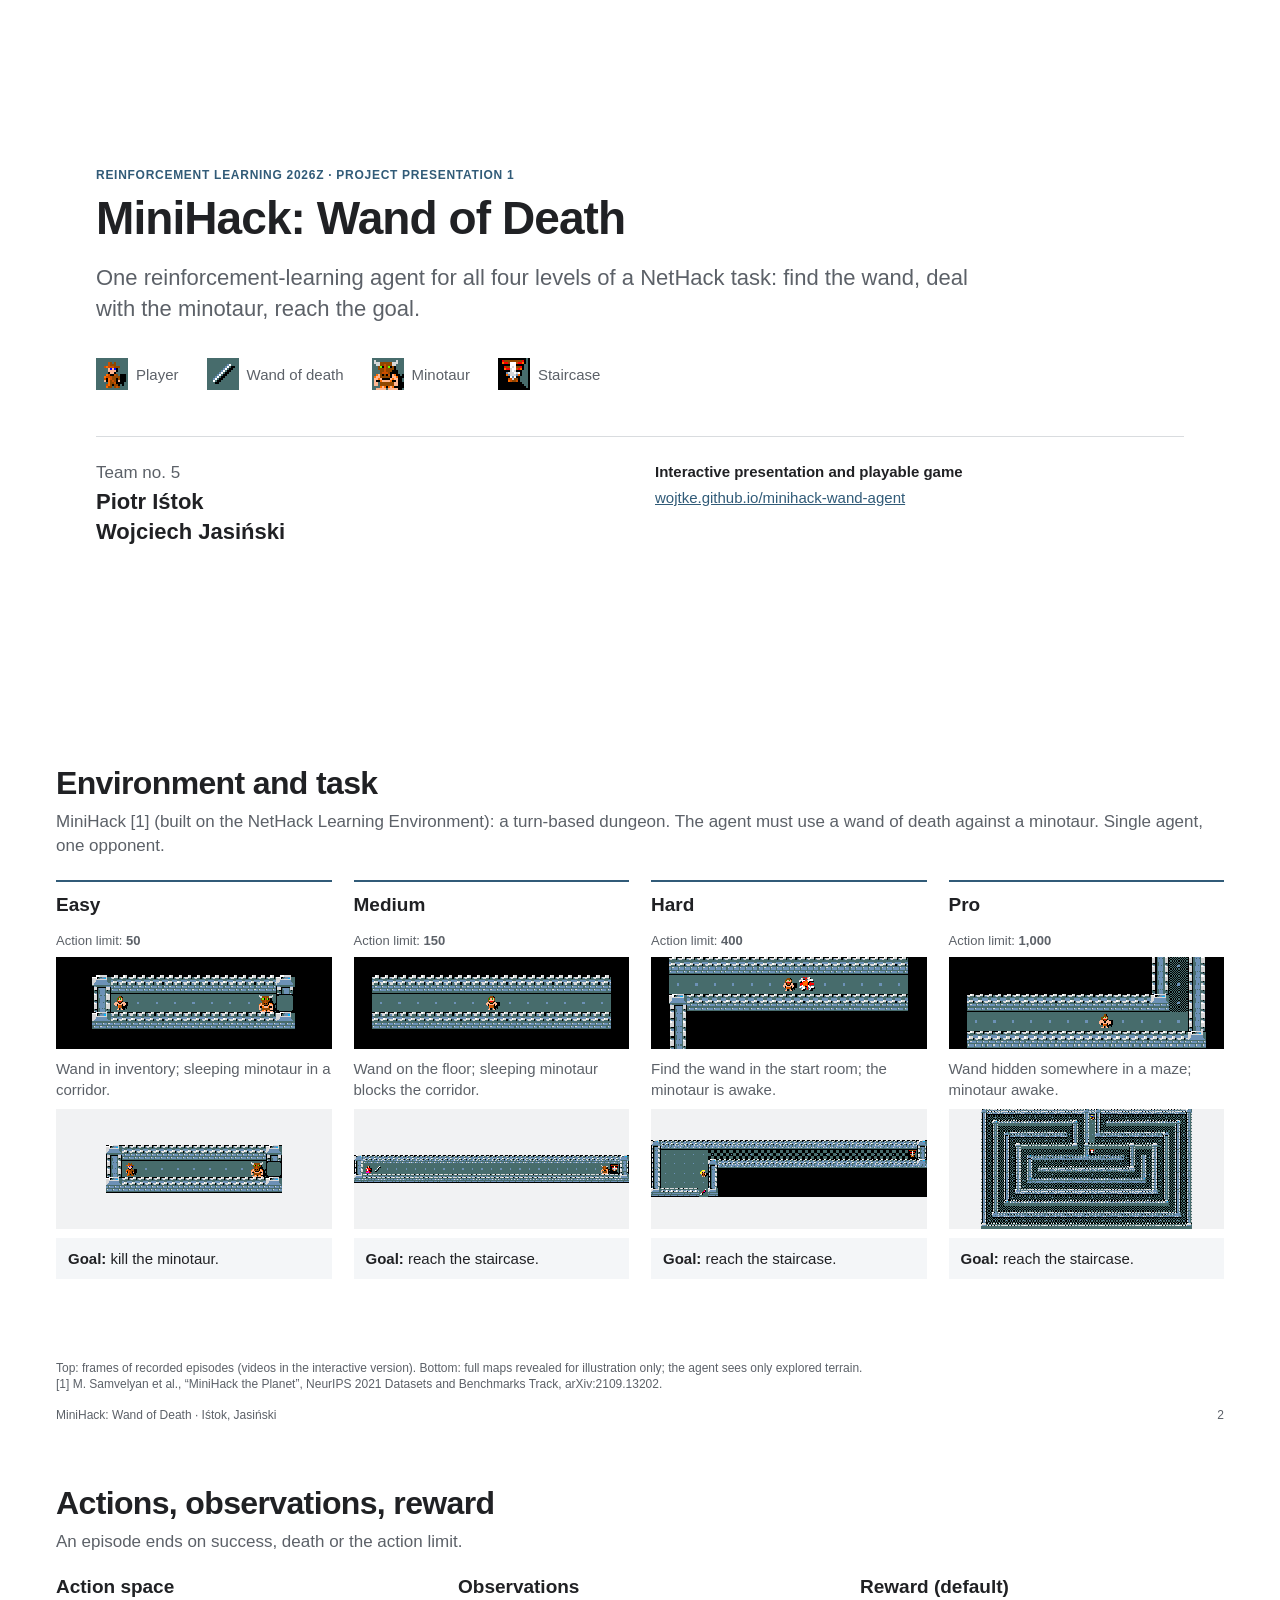
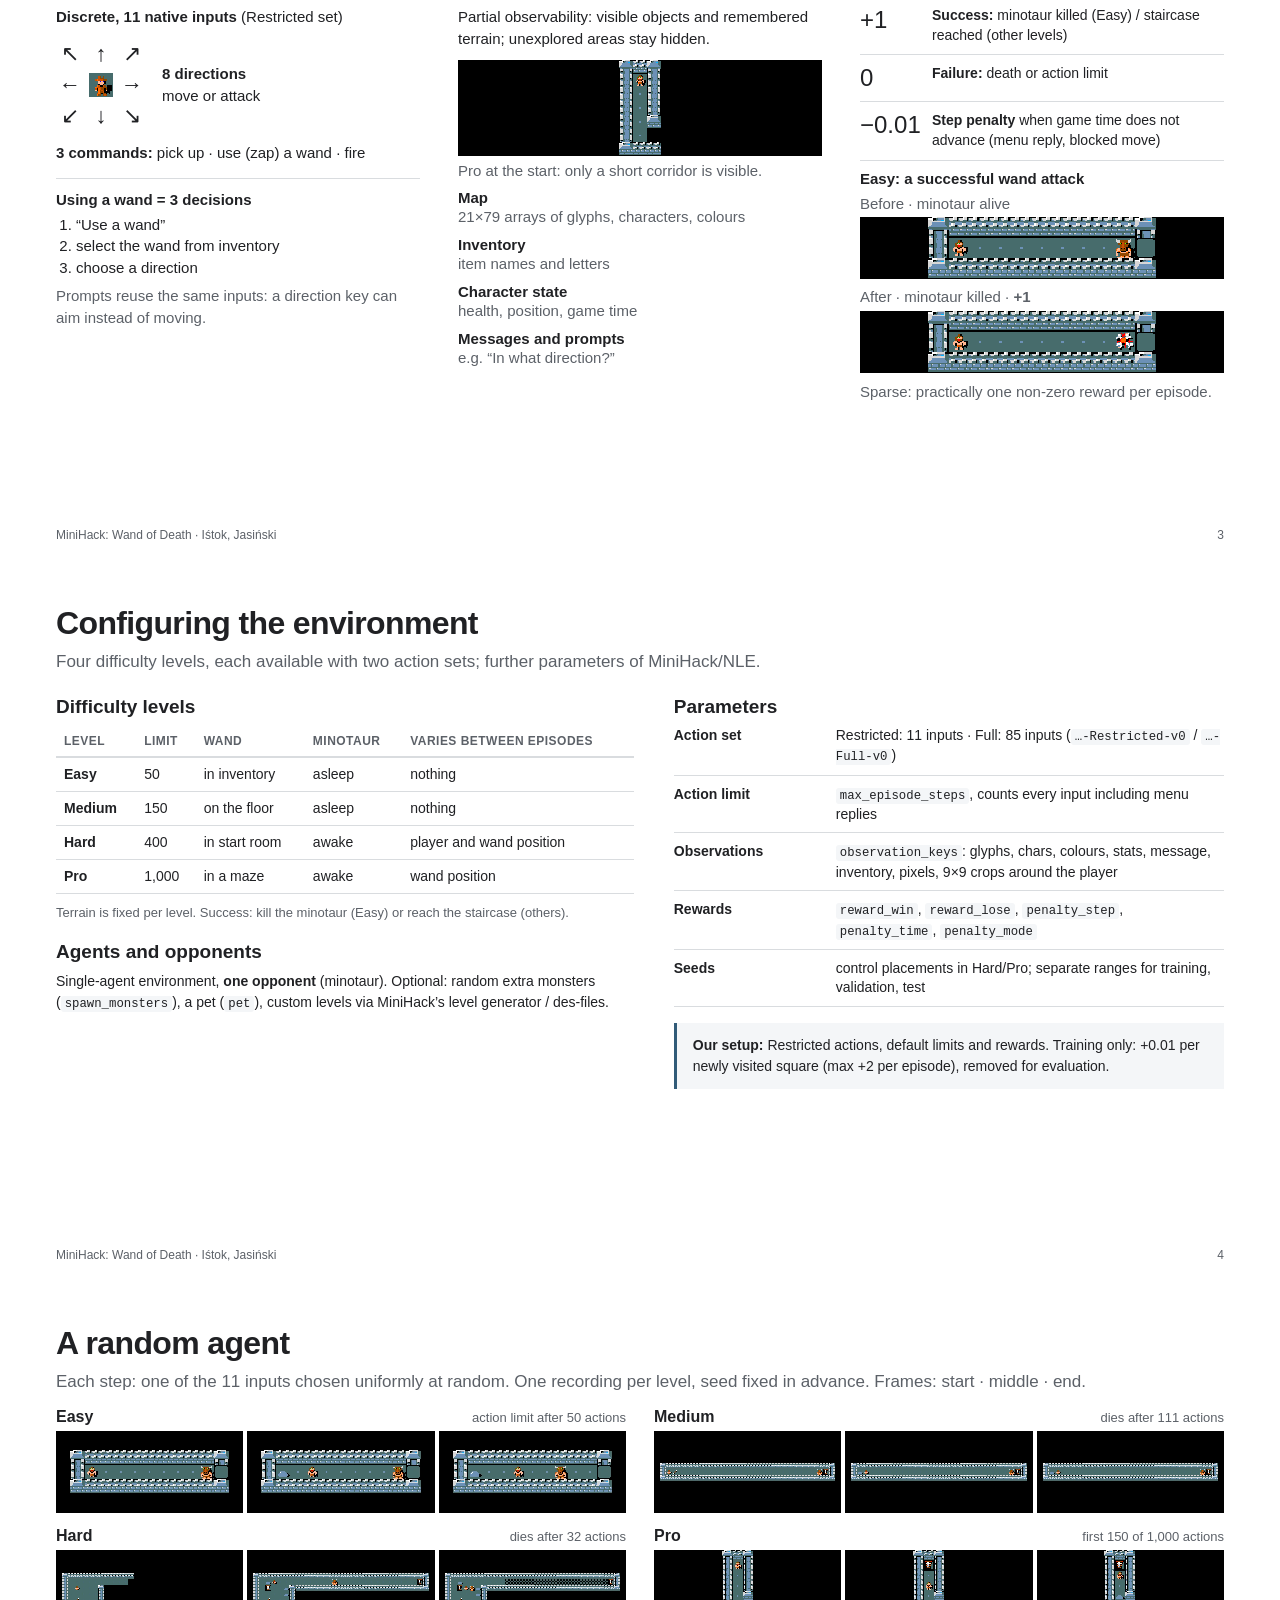
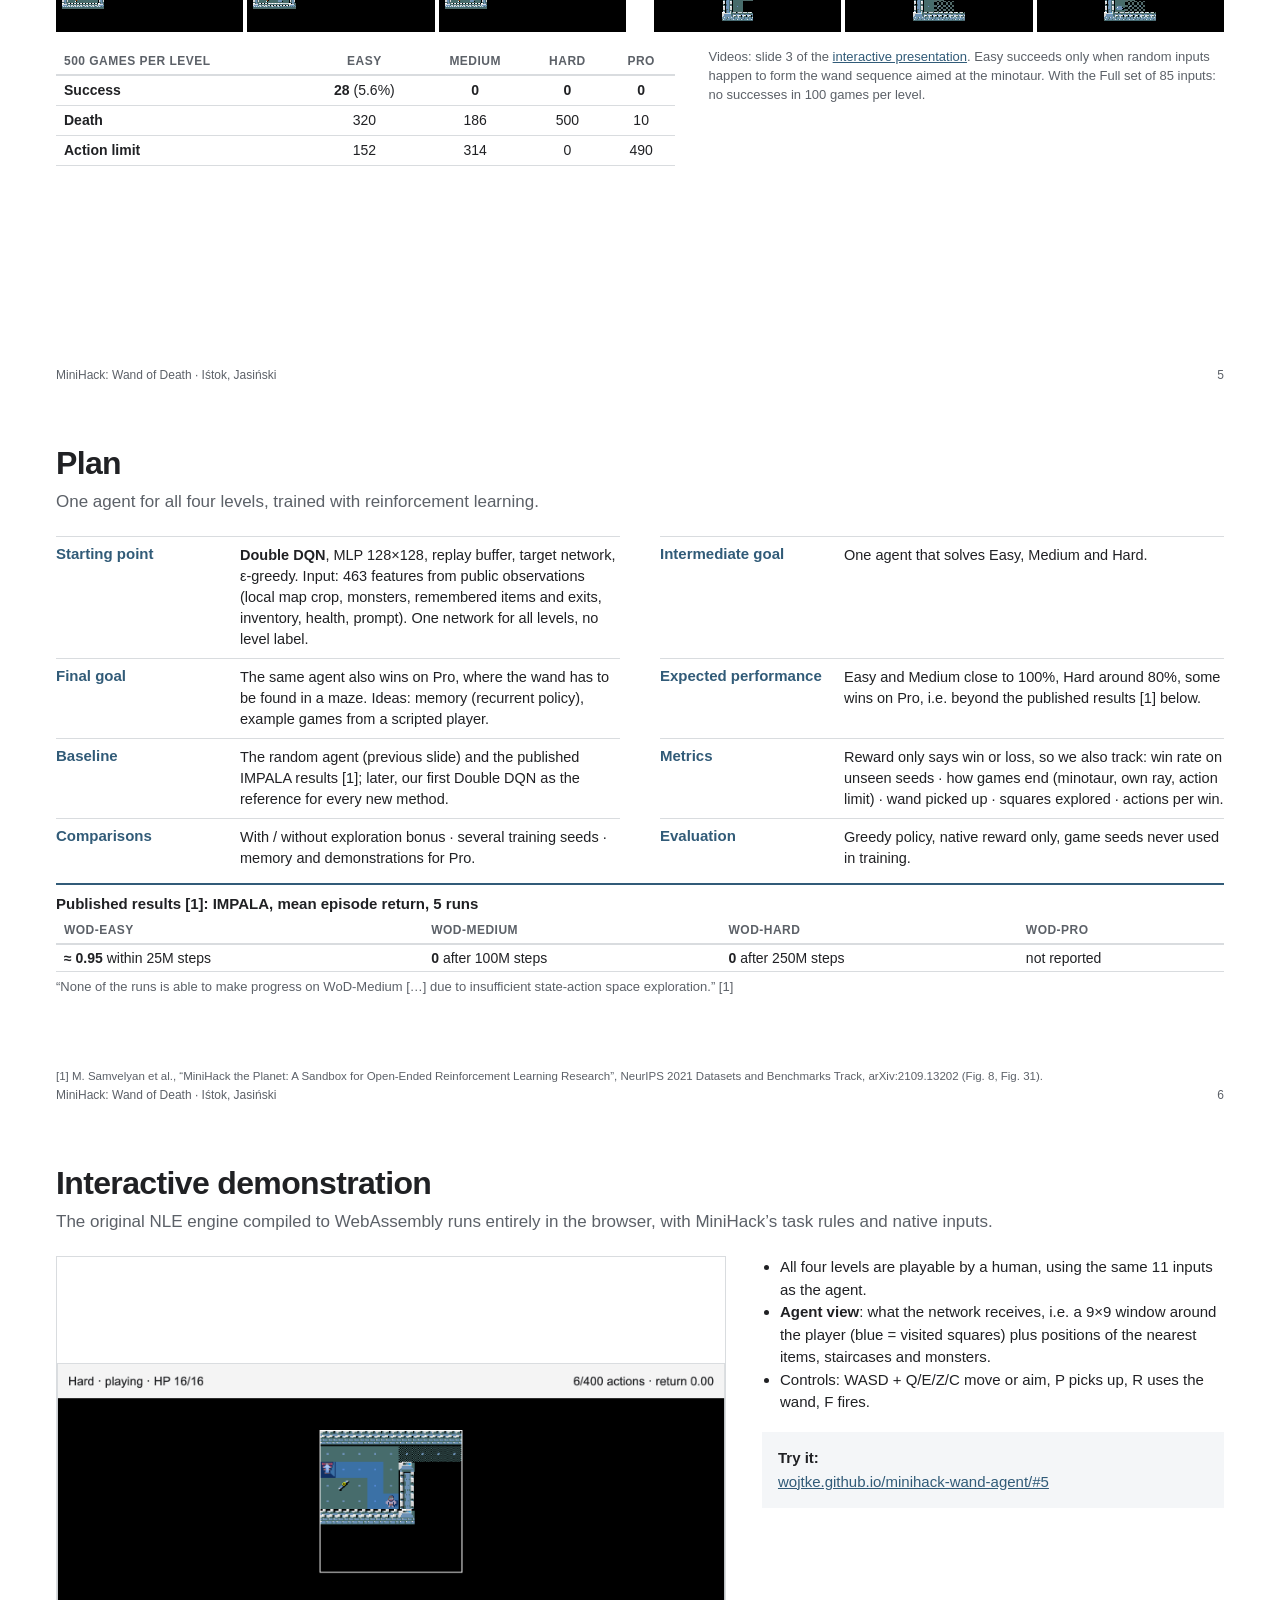
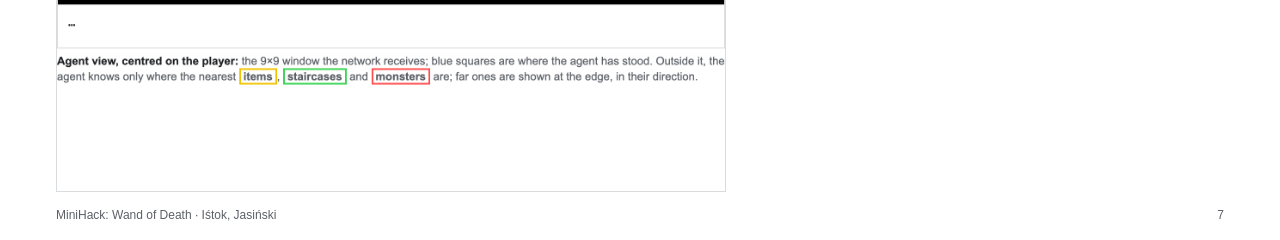
<file: prezentacja-pdf/slides.html>
<!doctype html>
<html lang="en">
<head>
<meta charset="utf-8">
<title>MiniHack: Wand of Death – Presentation 1</title>
<style>
@page{size:1280px 720px;margin:0}
:root{font-family:Arial,Helvetica,sans-serif;color:#202124;--muted:#5c6168;--line:#d9dcdf;--accent:#315b78;--soft:#f4f6f8}
*{box-sizing:border-box}
html,body{margin:0;background:#fff}
h1,h2,h3,h4,p,figure,dl,dd,ul,ol{margin:0}
b,strong{font-weight:600}
a{color:var(--accent)}
img{image-rendering:pixelated;display:block}
.slide{width:1280px;height:720px;padding:44px 56px 48px;position:relative;overflow:hidden;page-break-after:always;break-after:page;display:flex;flex-direction:column}
.slide:last-child{page-break-after:auto;break-after:auto}
.slide>footer{position:absolute;left:56px;right:56px;bottom:18px;display:flex;justify-content:space-between;font-size:12px;color:var(--muted)}
h1{font-size:46px;line-height:1.15;letter-spacing:-.02em;font-weight:600}
h2{font-size:32px;line-height:1.2;letter-spacing:-.02em;font-weight:600}
h3{font-size:19px;font-weight:600;margin-bottom:8px}
h4{font-size:15px;font-weight:600;margin-bottom:6px}
.subtitle{font-size:17px;line-height:1.4;color:var(--muted);margin:8px 0 22px}
.muted{color:var(--muted)}
.small{font-size:13px;line-height:1.45;color:var(--muted)}
.tag{display:inline-block;font-size:12px;letter-spacing:.06em;text-transform:uppercase;color:var(--accent);font-weight:600;margin-bottom:10px}
code{font-family:Menlo,Consolas,monospace;font-size:.88em;background:var(--soft);padding:1px 4px;border-radius:3px}

/* Title */
.title-slide{justify-content:center;padding-left:96px;padding-right:96px}
.title-slide .lead{font-size:22px;line-height:1.4;color:var(--muted);margin:18px 0 34px;max-width:900px}
.legend{display:flex;gap:28px;margin-bottom:46px}
.legend span{display:flex;align-items:center;gap:8px;font-size:15px;color:var(--muted)}
.legend img{width:32px;height:32px}
.team{border-top:1px solid var(--line);padding-top:22px;display:grid;grid-template-columns:1fr 1fr;gap:30px;font-size:17px;line-height:1.6}
.team .names{font-size:22px;font-weight:600;line-height:1.4}
.title-slide .links{font-size:15px;line-height:1.7}

/* Environment */
.levels{display:grid;grid-template-columns:repeat(4,1fr);gap:22px;flex:1}
.level{border-top:2px solid var(--accent);padding-top:12px;display:flex;flex-direction:column;gap:9px}
.level .limit{font-size:13px;color:var(--muted)}
.level p{font-size:15px;line-height:1.4}
.frame{background:#000;display:flex;align-items:center;justify-content:center;overflow:hidden}
.frame img{max-width:100%;max-height:100%;width:100%;height:100%;object-fit:contain}
.map{background:#f1f2f3;height:120px;display:flex;align-items:center;justify-content:center}
.map img{max-width:100%;max-height:100%;object-fit:contain}
.goal{background:var(--soft);padding:10px 12px;font-size:15px}
.cap{font-size:12px;color:var(--muted);line-height:1.35}

/* Interface */
.cols3{display:grid;grid-template-columns:1fr 1fr 1fr;gap:38px;flex:1}
.cols3 p,.cols3 dd,.cols3 li{font-size:15px;line-height:1.45}
.dirs{display:flex;align-items:center;gap:16px;margin:12px 0}
.dirgrid{display:grid;grid-template-columns:repeat(3,28px);grid-template-rows:repeat(3,28px);gap:3px;text-align:center;align-items:center;font-size:22px}
.dirgrid img{width:24px;height:24px;justify-self:center}
.box{border-top:1px solid var(--line);margin-top:14px;padding-top:12px}
ol{padding-left:20px;line-height:1.55}
.obs dt{font-weight:600;font-size:15px;margin-top:8px}
.obs dd{color:var(--muted)}
.rewards>div{display:grid;grid-template-columns:62px 1fr;gap:10px;padding-bottom:9px;margin-bottom:9px;border-bottom:1px solid var(--line)}
.rewards dt{font-size:24px;font-variant-numeric:tabular-nums}
.rewards dd{font-size:14px;line-height:1.4}

/* Configuration */
.cfg{display:grid;grid-template-columns:1.05fr 1fr;gap:40px;flex:1}
table{border-collapse:collapse;width:100%;font-size:14px}
th,td{text-align:left;padding:7px 8px;border-bottom:1px solid var(--line);vertical-align:top;line-height:1.35}
thead th{font-size:12px;text-transform:uppercase;letter-spacing:.04em;color:var(--muted);font-weight:600;border-bottom:2px solid var(--line)}
tbody th{font-weight:600}
.params{display:grid;gap:9px}
.params>div{display:grid;grid-template-columns:150px 1fr;gap:12px;font-size:14px;line-height:1.4;border-bottom:1px solid var(--line);padding-bottom:8px}
.params dt{font-weight:600}
.ours{margin-top:16px;background:var(--soft);padding:12px 16px;font-size:14px;line-height:1.5;border-left:3px solid var(--accent)}

/* Random agent */
.strips{display:grid;grid-template-columns:1fr 1fr;gap:14px 28px}
.strip h3{font-size:16px;margin-bottom:5px;display:flex;justify-content:space-between;align-items:baseline}
.strip h3 span{font-size:13px;font-weight:400;color:var(--muted)}
.strip .frames{display:grid;grid-template-columns:repeat(3,1fr);gap:4px}
.strip .frame{height:82px}
.strip .labels{display:grid;grid-template-columns:repeat(3,1fr);gap:4px;font-size:11px;color:var(--muted);margin-top:3px}
.random-bottom{display:grid;grid-template-columns:1.2fr 1fr;gap:34px;margin-top:16px;align-items:start}
.random-bottom table{font-size:14px}
.random-bottom td,.random-bottom th{padding:5px 8px;text-align:center}
.random-bottom tbody th{text-align:left}

/* Plan */
.plan{display:grid;grid-template-columns:1fr 1fr;gap:0 40px}
.plan>div{display:grid;grid-template-columns:170px 1fr;gap:14px;border-top:1px solid var(--line);padding:11px 0}
.plan dt{font-weight:600;font-size:15px;color:var(--accent)}
.plan dd{font-size:14.5px;line-height:1.45}
.plan>div{padding:8px 0}
.literature{margin-top:6px;border-top:2px solid var(--accent);padding-top:10px}
.literature table{font-size:14px}
.literature th,.literature td{padding:4px 8px}
.ref{position:absolute;left:56px;right:56px;bottom:38px;font-size:11.5px;color:var(--muted)}

/* Demo */
.demo{display:grid;grid-template-columns:1.45fr 1fr;gap:36px;flex:1;min-height:0}
.shot{border:1px solid var(--line);background:#fff;display:flex;align-items:center;justify-content:center;overflow:hidden;max-height:540px}
.shot img{image-rendering:auto;max-width:100%;max-height:100%;object-fit:contain}
.demo p,.demo li{font-size:15px;line-height:1.5}
.demo ul{padding-left:18px}
.linkbox{margin-top:18px;padding:14px 16px;background:var(--soft);font-size:15px;line-height:1.6}
</style>
</head>
<body>

<!-- 1 · Title -->
<section class="slide title-slide">
  <span class="tag">Reinforcement Learning 2026Z · Project presentation 1</span>
  <h1>MiniHack: Wand of Death</h1>
  <p class="lead">One reinforcement-learning agent for all four levels of a NetHack task: find the wand, deal with the minotaur, reach the goal.</p>
  <div class="legend">
    <span><img src="../website/assets/icon-player.png" alt="">Player</span>
    <span><img src="../website/assets/icon-wand.png" alt="">Wand of death</span>
    <span><img src="../website/assets/icon-minotaur.png" alt="">Minotaur</span>
    <span><img src="../website/assets/icon-stairs.png" alt="">Staircase</span>
  </div>
  <div class="team">
    <div><span class="muted">Team no. 5</span><br><span class="names">Piotr Iśtok<br>Wojciech Jasiński</span></div>
    <div class="links">
      <b>Interactive presentation and playable game</b><br>
      <a href="https://wojtke.github.io/minihack-wand-agent/">wojtke.github.io/minihack-wand-agent</a>
    </div>
  </div>
</section>

<!-- 2 · Environment and task -->
<section class="slide">
  <h2>Environment and task</h2>
  <p class="subtitle">MiniHack [1] (built on the NetHack Learning Environment): a turn-based dungeon. The agent must use a wand of death against a minotaur. Single agent, one opponent.</p>
  <div class="levels">
    <article class="level"><h3>Easy</h3><span class="limit">Action limit: <b>50</b></span>
      <div class="frame" style="height:92px"><img src="../website/assets/easy-demo.png" alt=""></div>
      <p class="muted">Wand in inventory; sleeping minotaur in a corridor.</p>
      <div class="map"><img src="../website/assets/level-easy.png" alt=""></div>
      <p class="goal"><b>Goal:</b> kill the minotaur.</p></article>
    <article class="level"><h3>Medium</h3><span class="limit">Action limit: <b>150</b></span>
      <div class="frame" style="height:92px"><img src="../website/assets/medium-demo.png" alt=""></div>
      <p class="muted">Wand on the floor; sleeping minotaur blocks the corridor.</p>
      <div class="map"><img src="../website/assets/level-medium.png" alt=""></div>
      <p class="goal"><b>Goal:</b> reach the staircase.</p></article>
    <article class="level"><h3>Hard</h3><span class="limit">Action limit: <b>400</b></span>
      <div class="frame" style="height:92px"><img src="../website/assets/hard-demo.png" alt=""></div>
      <p class="muted">Find the wand in the start room; the minotaur is awake.</p>
      <div class="map"><img src="../website/assets/level-hard.png" alt=""></div>
      <p class="goal"><b>Goal:</b> reach the staircase.</p></article>
    <article class="level"><h3>Pro</h3><span class="limit">Action limit: <b>1,000</b></span>
      <div class="frame" style="height:92px"><img src="../website/assets/pro-demo.png" alt=""></div>
      <p class="muted">Wand hidden somewhere in a maze; minotaur awake.</p>
      <div class="map"><img src="../website/assets/level-pro.png" alt=""></div>
      <p class="goal"><b>Goal:</b> reach the staircase.</p></article>
  </div>
  <p class="cap" style="margin-top:10px">Top: frames of recorded episodes (videos in the interactive version). Bottom: full maps revealed for illustration only; the agent sees only explored terrain.<br>[1] M. Samvelyan et al., “MiniHack the Planet”, NeurIPS 2021 Datasets and Benchmarks Track, arXiv:2109.13202.</p>
  <footer><span>MiniHack: Wand of Death · Iśtok, Jasiński</span><span>2</span></footer>
</section>

<!-- 3 · Interface -->
<section class="slide">
  <h2>Actions, observations, reward</h2>
  <p class="subtitle">An episode ends on success, death or the action limit.</p>
  <div class="cols3">
    <article><h3>Action space</h3>
      <p><b>Discrete, 11 native inputs</b> (Restricted set)</p>
      <div class="dirs"><div class="dirgrid"><span>↖</span><span>↑</span><span>↗</span><span>←</span><img src="../website/assets/icon-player.png" alt=""><span>→</span><span>↙</span><span>↓</span><span>↘</span></div><p><b>8 directions</b><br>move or attack</p></div>
      <p><b>3 commands:</b> pick up · use (zap) a wand · fire</p>
      <div class="box"><h4>Using a wand = 3 decisions</h4><ol><li>“Use a wand”</li><li>select the wand from inventory</li><li>choose a direction</li></ol>
      <p class="small" style="margin-top:6px">Prompts reuse the same inputs: a direction key can aim instead of moving.</p></div>
    </article>
    <article class="obs"><h3>Observations</h3>
      <p>Partial observability: visible objects and remembered terrain; unexplored areas stay hidden.</p>
      <div class="frame" style="height:96px;margin:10px 0 4px"><img src="../website/assets/observation-pro.png" alt=""></div>
      <p class="cap">Pro at the start: only a short corridor is visible.</p>
      <dl><dt>Map</dt><dd>21×79 arrays of glyphs, characters, colours</dd><dt>Inventory</dt><dd>item names and letters</dd><dt>Character state</dt><dd>health, position, game time</dd><dt>Messages and prompts</dt><dd>e.g. “In what direction?”</dd></dl>
    </article>
    <article><h3>Reward (default)</h3>
      <dl class="rewards"><div><dt>+1</dt><dd><b>Success:</b> minotaur killed (Easy) / staircase reached (other levels)</dd></div><div><dt>0</dt><dd><b>Failure:</b> death or action limit</dd></div><div><dt>−0.01</dt><dd><b>Step penalty</b> when game time does not advance (menu reply, blocked move)</dd></div></dl>
      <h4 style="margin-top:6px">Easy: a successful wand attack</h4>
      <p class="cap">Before · minotaur alive</p>
      <div class="frame" style="height:62px;margin:3px 0 7px"><img src="../website/assets/easy-before.png" alt=""></div>
      <p class="cap">After · minotaur killed · <b>+1</b></p>
      <div class="frame" style="height:62px;margin-top:3px"><img src="../website/assets/easy-after.png" alt=""></div>
      <p class="small" style="margin-top:8px">Sparse: practically one non-zero reward per episode.</p>
    </article>
  </div>
  <footer><span>MiniHack: Wand of Death · Iśtok, Jasiński</span><span>3</span></footer>
</section>

<!-- 4 · Configuration -->
<section class="slide">
  <h2>Configuring the environment</h2>
  <p class="subtitle">Four difficulty levels, each available with two action sets; further parameters of MiniHack/NLE.</p>
  <div class="cfg">
    <div>
      <h3>Difficulty levels</h3>
      <table>
        <thead><tr><th>Level</th><th>Limit</th><th>Wand</th><th>Minotaur</th><th>Varies between episodes</th></tr></thead>
        <tbody>
          <tr><th>Easy</th><td>50</td><td>in inventory</td><td>asleep</td><td>nothing</td></tr>
          <tr><th>Medium</th><td>150</td><td>on the floor</td><td>asleep</td><td>nothing</td></tr>
          <tr><th>Hard</th><td>400</td><td>in start room</td><td>awake</td><td>player and wand position</td></tr>
          <tr><th>Pro</th><td>1,000</td><td>in a maze</td><td>awake</td><td>wand position</td></tr>
        </tbody>
      </table>
      <p class="small" style="margin-top:10px">Terrain is fixed per level. Success: kill the minotaur (Easy) or reach the staircase (others).</p>
      <h3 style="margin-top:18px">Agents and opponents</h3>
      <p style="font-size:14px;line-height:1.5">Single-agent environment, <b>one opponent</b> (minotaur). Optional: random extra monsters (<code>spawn_monsters</code>), a pet (<code>pet</code>), custom levels via MiniHack’s level generator / des-files.</p>
    </div>
    <div>
      <h3>Parameters</h3>
      <dl class="params">
        <div><dt>Action set</dt><dd>Restricted: 11 inputs · Full: 85 inputs (<code>…-Restricted-v0</code> / <code>…-Full-v0</code>)</dd></div>
        <div><dt>Action limit</dt><dd><code>max_episode_steps</code>, counts every input including menu replies</dd></div>
        <div><dt>Observations</dt><dd><code>observation_keys</code>: glyphs, chars, colours, stats, message, inventory, pixels, 9×9 crops around the player</dd></div>
        <div><dt>Rewards</dt><dd><code>reward_win</code>, <code>reward_lose</code>, <code>penalty_step</code>, <code>penalty_time</code>, <code>penalty_mode</code></dd></div>
        <div><dt>Seeds</dt><dd>control placements in Hard/Pro; separate ranges for training, validation, test</dd></div>
      </dl>
      <div class="ours"><b>Our setup:</b> Restricted actions, default limits and rewards. Training only: +0.01 per newly visited square (max +2 per episode), removed for evaluation.</div>
    </div>
  </div>
  <footer><span>MiniHack: Wand of Death · Iśtok, Jasiński</span><span>4</span></footer>
</section>

<!-- 5 · Random agent -->
<section class="slide">
  <h2>A random agent</h2>
  <p class="subtitle" style="margin-bottom:14px">Each step: one of the 11 inputs chosen uniformly at random. One recording per level, seed fixed in advance. Frames: start · middle · end.</p>
  <div class="strips">
    <div class="strip"><h3>Easy <span>action limit after 50 actions</span></h3><div class="frames"><div class="frame"><img src="media/random-easy-0.png" alt=""></div><div class="frame"><img src="media/random-easy-1.png" alt=""></div><div class="frame"><img src="media/random-easy-2.png" alt=""></div></div></div>
    <div class="strip"><h3>Medium <span>dies after 111 actions</span></h3><div class="frames"><div class="frame"><img src="media/random-medium-0.png" alt=""></div><div class="frame"><img src="media/random-medium-1.png" alt=""></div><div class="frame"><img src="media/random-medium-2.png" alt=""></div></div></div>
    <div class="strip"><h3>Hard <span>dies after 32 actions</span></h3><div class="frames"><div class="frame"><img src="media/random-hard-0.png" alt=""></div><div class="frame"><img src="media/random-hard-1.png" alt=""></div><div class="frame"><img src="media/random-hard-2.png" alt=""></div></div></div>
    <div class="strip"><h3>Pro <span>first 150 of 1,000 actions</span></h3><div class="frames"><div class="frame"><img src="media/random-pro-0.png" alt=""></div><div class="frame"><img src="media/random-pro-1.png" alt=""></div><div class="frame"><img src="media/random-pro-2.png" alt=""></div></div></div>
  </div>
  <div class="random-bottom">
    <table><thead><tr><th style="text-align:left">500 games per level</th><th>Easy</th><th>Medium</th><th>Hard</th><th>Pro</th></tr></thead>
      <tbody><tr><th>Success</th><td><b>28</b> (5.6%)</td><td><b>0</b></td><td><b>0</b></td><td><b>0</b></td></tr><tr><th>Death</th><td>320</td><td>186</td><td>500</td><td>10</td></tr><tr><th>Action limit</th><td>152</td><td>314</td><td>0</td><td>490</td></tr></tbody></table>
    <p class="small">Videos: slide 3 of the <a href="https://wojtke.github.io/minihack-wand-agent/#3">interactive presentation</a>. Easy succeeds only when random inputs happen to form the wand sequence aimed at the minotaur. With the Full set of 85 inputs: no successes in 100 games per level.</p>
  </div>
  <footer><span>MiniHack: Wand of Death · Iśtok, Jasiński</span><span>5</span></footer>
</section>

<!-- 6 · Plan -->
<section class="slide">
  <h2>Plan</h2>
  <p class="subtitle">One agent for all four levels, trained with reinforcement learning.</p>
  <dl class="plan">
    <div><dt>Starting point</dt><dd><b>Double DQN</b>, MLP 128×128, replay buffer, target network, ε-greedy. Input: 463 features from public observations (local map crop, monsters, remembered items and exits, inventory, health, prompt). One network for all levels, no level label.</dd></div>
    <div><dt>Intermediate goal</dt><dd>One agent that solves Easy, Medium and Hard.</dd></div>
    <div><dt>Final goal</dt><dd>The same agent also wins on Pro, where the wand has to be found in a maze. Ideas: memory (recurrent policy), example games from a scripted player.</dd></div>
    <div><dt>Expected performance</dt><dd>Easy and Medium close to 100%, Hard around 80%, some wins on Pro, i.e. beyond the published results [1] below.</dd></div>
    <div><dt>Baseline</dt><dd>The random agent (previous slide) and the published IMPALA results [1]; later, our first Double DQN as the reference for every new method.</dd></div>
    <div><dt>Metrics</dt><dd>Reward only says win or loss, so we also track: win rate on unseen seeds · how games end (minotaur, own ray, action limit) · wand picked up · squares explored · actions per win.</dd></div>
    <div><dt>Comparisons</dt><dd>With / without exploration bonus · several training seeds · memory and demonstrations for Pro.</dd></div>
    <div><dt>Evaluation</dt><dd>Greedy policy, native reward only, game seeds never used in training.</dd></div>
  </dl>
  <div class="literature">
    <h4>Published results [1]: IMPALA, mean episode return, 5 runs</h4>
    <table><thead><tr><th>WoD-Easy</th><th>WoD-Medium</th><th>WoD-Hard</th><th>WoD-Pro</th></tr></thead>
      <tbody><tr><td><b>≈ 0.95</b> within 25M steps</td><td><b>0</b> after 100M steps</td><td><b>0</b> after 250M steps</td><td>not reported</td></tr></tbody></table>
    <p class="small" style="margin-top:6px">“None of the runs is able to make progress on WoD-Medium […] due to insufficient state-action space exploration.” [1]</p>
  </div>
  <p class="ref">[1] M. Samvelyan et al., “MiniHack the Planet: A Sandbox for Open-Ended Reinforcement Learning Research”, NeurIPS 2021 Datasets and Benchmarks Track, arXiv:2109.13202 (Fig. 8, Fig. 31).</p>
  <footer><span>MiniHack: Wand of Death · Iśtok, Jasiński</span><span>6</span></footer>
</section>

<!-- 7 · Demo -->
<section class="slide">
  <h2>Interactive demonstration</h2>
  <p class="subtitle">The original NLE engine compiled to WebAssembly runs entirely in the browser, with MiniHack’s task rules and native inputs.</p>
  <div class="demo">
    <div class="shot"><img src="media/demo.png" alt="Live game in the browser"></div>
    <div>
      <ul>
        <li>All four levels are playable by a human, using the same 11 inputs as the agent.</li>
        <li><b>Agent view</b>: what the network receives, i.e. a 9×9 window around the player (blue = visited squares) plus positions of the nearest items, staircases and monsters.</li>
        <li>Controls: WASD + Q/E/Z/C move or aim, P picks up, R uses the wand, F fires.</li>
      </ul>
      <div class="linkbox"><b>Try it:</b><br><a href="https://wojtke.github.io/minihack-wand-agent/#5">wojtke.github.io/minihack-wand-agent/#5</a></div>
    </div>
  </div>
  <footer><span>MiniHack: Wand of Death · Iśtok, Jasiński</span><span>7</span></footer>
</section>

</body>
</html>
</file>
